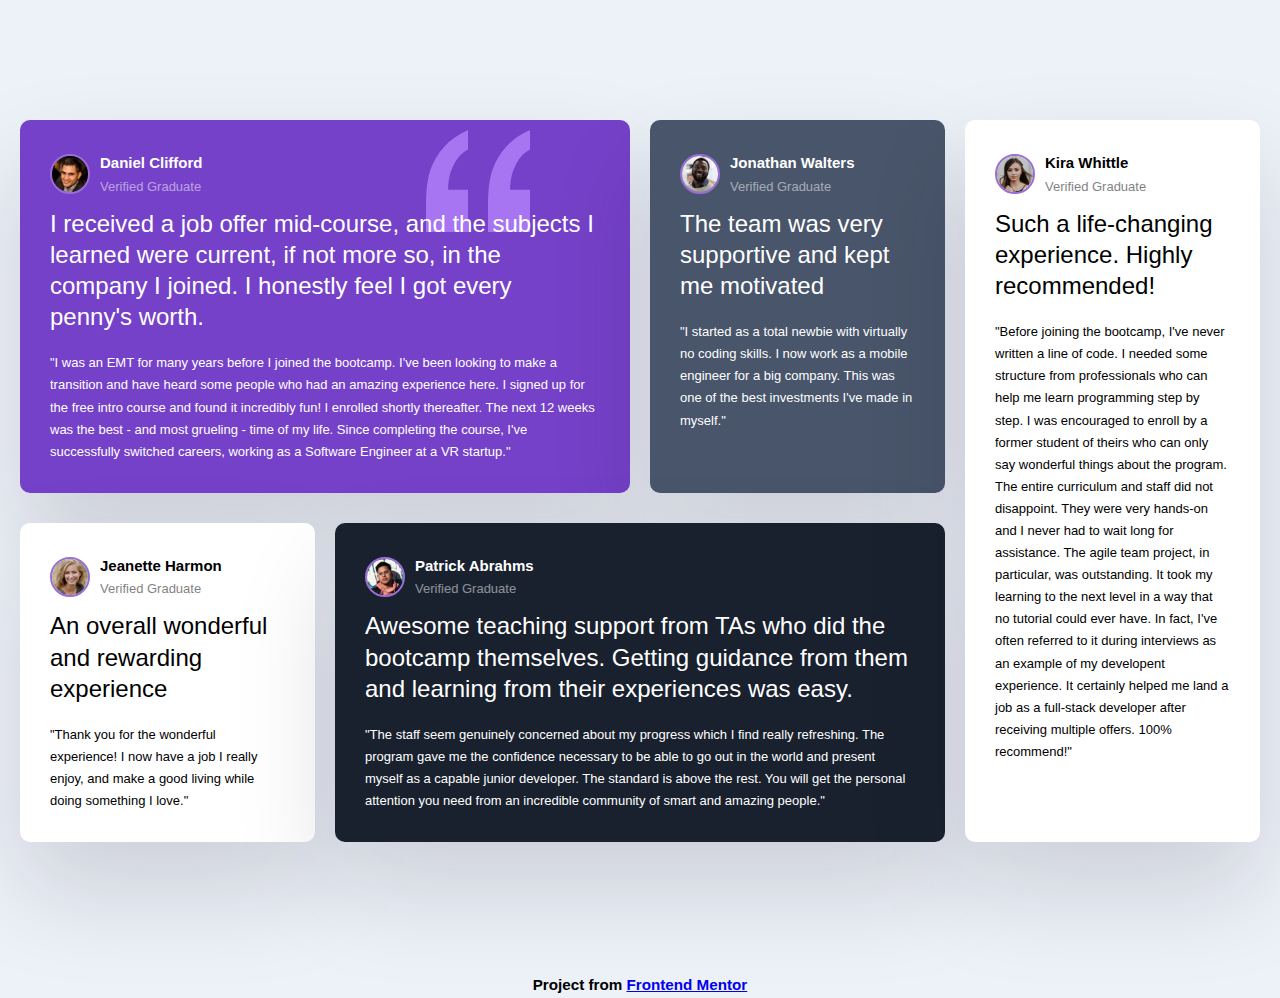
<file: index.html>
<!DOCTYPE html>
<html lang="en">
<head>
    <meta charset="UTF-8">
    <meta http-equiv="X-UA-Compatible" content="IE=edge">
    <meta name="viewport" content="width=device-width, initial-scale=1.0">
    <title>Document</title>
    <link rel="stylesheet" href="stylesP.css">
    <style>
        @import url('https://fonts.googleapis.com/css2?family=Barlow&display=swap');
    </style>
</head>
<body>
    <div class="testimonials">
      <div class="card card--bg-purple">
        <header class="card__header">
          <img src="images/image-daniel.jpg" class="card__img" alt="" />
          <div>
            <h3>Daniel Clifford</h3>
            <p>Verified Graduate</p>
          </div>
        </header>
        <p class="card__lead">
          I received a job offer mid-course, and the subjects I learned were
          current, if not more so, in the company I joined. I honestly feel I
          got every penny's worth.
        </p>
        <p class="card__quote">
          "I was an EMT for many years before I joined the bootcamp. I've been
          looking to make a transition and have heard some people who had an
          amazing experience here. I signed up for the free intro course and
          found it incredibly fun! I enrolled shortly thereafter. The next 12
          weeks was the best - and most grueling - time of my life. Since
          completing the course, I've successfully switched careers, working as
          a Software Engineer at a VR startup."
        </p>
      </div>

      <div class="card card--bg-gray-blue">
        <header class="card__header">
          <img src="images/image-jonathan.jpg" class="card__img" alt="" />
          <div>
            <h3>Jonathan Walters</h3>
            <p>Verified Graduate</p>
          </div>
        </header>
        <p class="card__lead">
          The team was very supportive and kept me motivated
        </p>
        <p class="card__quote">
          "I started as a total newbie with virtually no coding skills. I now
          work as a mobile engineer for a big company. This was one of the best
          investments I've made in myself."
        </p>
      </div>

      <div class="card">
        <header class="card__header">
          <img src="images/image-jeanette.jpg" class="card__img" alt="" />
          <div>
            <h3>Jeanette Harmon</h3>
            <p>Verified Graduate</p>
          </div>
        </header>
        <p class="card__lead">An overall wonderful and rewarding experience</p>
        <p class="card__quote">
          "Thank you for the wonderful experience! I now have a job I really
          enjoy, and make a good living while doing something I love."
        </p>
      </div>

      <div class="card card--bg-black-blue">
        <header class="card__header">
          <img src="images/image-patrick.jpg" class="card__img" alt="" />
          <div>
            <h3>Patrick Abrahms</h3>
            <p>Verified Graduate</p>
          </div>
        </header>
        <p class="card__lead">
          Awesome teaching support from TAs who did the bootcamp themselves.
          Getting guidance from them and learning from their experiences was
          easy.
        </p>
        <p class="card__quote">
          "The staff seem genuinely concerned about my progress which I find
          really refreshing. The program gave me the confidence necessary to be
          able to go out in the world and present myself as a capable junior
          developer. The standard is above the rest. You will get the personal
          attention you need from an incredible community of smart and amazing
          people."
        </p>
      </div>

      <div class="card">
        <header class="card__header">
          <img src="images/image-kira.jpg" class="card__img" alt="" />
          <div>
            <h3>Kira Whittle</h3>
            <p>Verified Graduate</p>
          </div>
        </header>
        <p class="card__lead">
          Such a life-changing experience. Highly recommended!
        </p>
        <p class="card__quote">
          "Before joining the bootcamp, I've never written a line of code. I
          needed some structure from professionals who can help me learn
          programming step by step. I was encouraged to enroll by a former
          student of theirs who can only say wonderful things about the program.
          The entire curriculum and staff did not disappoint. They were very
          hands-on and I never had to wait long for assistance. The agile team
          project, in particular, was outstanding. It took my learning to the
          next level in a way that no tutorial could ever have. In fact, I've
          often referred to it during interviews as an example of my developent
          experience. It certainly helped me land a job as a full-stack
          developer after receiving multiple offers. 100% recommend!"
        </p>
      </div>
    </div>

    <footer>
      <h3>
        Project from
        <a
          href="https://www.frontendmentor.io/challenges/testimonials-grid-section-Nnw6J7Un7"
          >Frontend Mentor</a
        >
      </h3>
    </footer>
  </body>
</html>
</file>
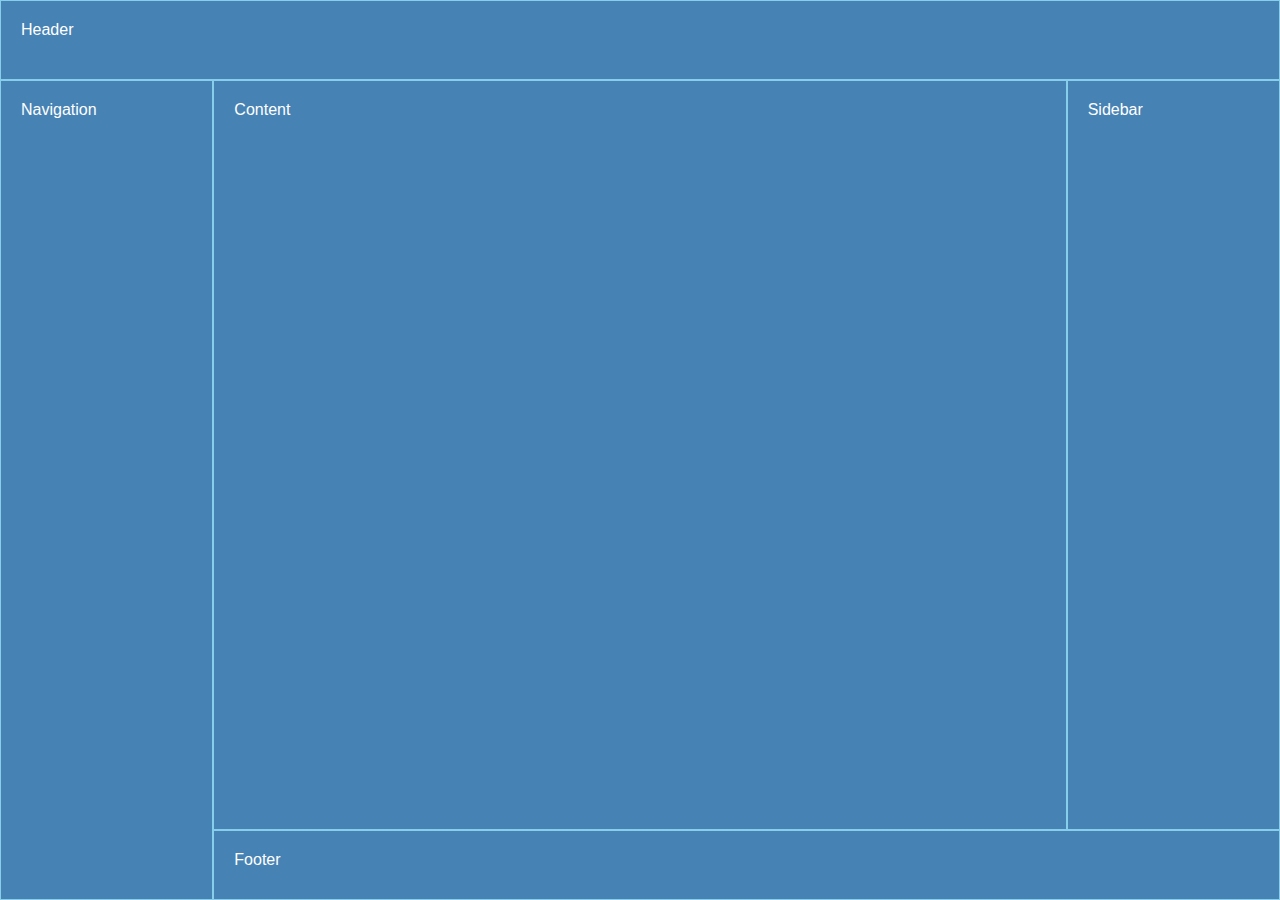
<file: grid.html>
<!DOCTYPE html>
<html lang="en">
<head>
    <meta charset="UTF-8">
    <meta http-equiv="X-UA-Compatible" content="IE=edge">
    <meta name="viewport" content="width=device-width, initial-scale=1.0">
    <link rel="stylesheet" href="gridstyles.css">
    <title>Document</title>
</head>
<body>
    <header>Header</header>
    <main>Content</main>
    <nav>Navigation</nav>
    <aside>Sidebar</aside>
    <footer>Footer</footer>
</body>
</html>
</file>
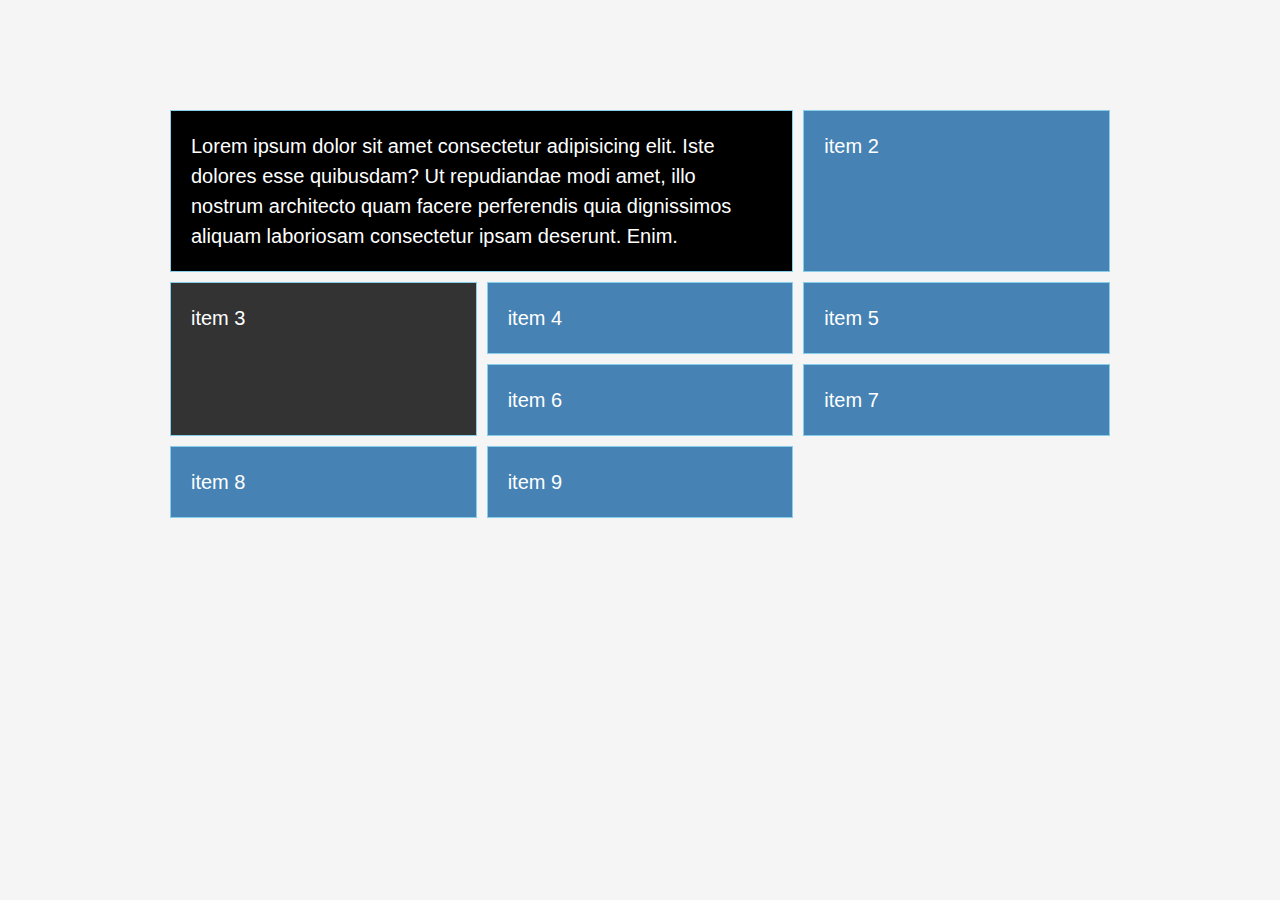
<file: index1.html>
<!DOCTYPE html>
<html lang="en">
<head>
    <meta charset="UTF-8">
    <meta http-equiv="X-UA-Compatible" content="IE=edge">
    <meta name="viewport" content="width=device-width, initial-scale=1.0">
    <title>css grid</title>
    <link rel="stylesheet" href="styles.css">
</head>
<body>
    <div class="container">
        <div class="item">Lorem ipsum dolor sit amet consectetur adipisicing elit. 
            Iste dolores esse quibusdam? Ut repudiandae modi amet, illo nostrum architecto quam facere
             perferendis quia dignissimos aliquam laboriosam consectetur ipsam deserunt. Enim.</div>
        <div class="item">item 2</div>
        <div class="item">item 3</div>
        <div class="item">item 4</div>
        <div class="item">item 5</div>
        <div class="item">item 6</div>
        <div class="item">item 7</div>
        <div class="item">item 8</div>
        <div class="item">item 9</div>
    </div>
    
</body>
</html>
</file>
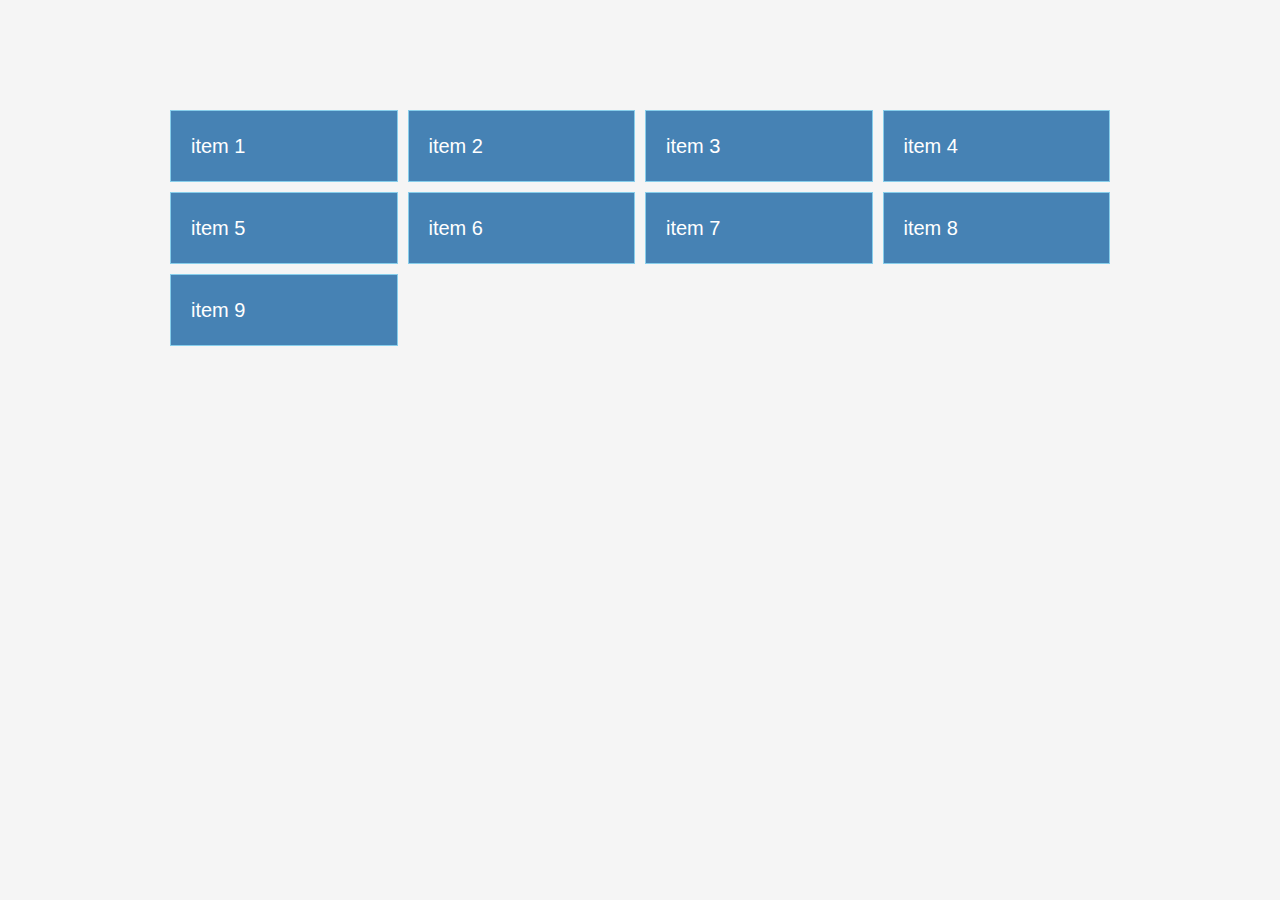
<file: index2media.html>
<!DOCTYPE html>
<html lang="en">
<head>
    <meta charset="UTF-8">
    <meta http-equiv="X-UA-Compatible" content="IE=edge">
    <meta name="viewport" content="width=device-width, initial-scale=1.0">
    <title>css grid</title>
    <link rel="stylesheet" href="styles2.css">
</head>
<body>
    <div class="container">
        <div class="item">item 1</div>
        <div class="item">item 2</div>
        <div class="item">item 3</div>
        <div class="item">item 4</div>
        <div class="item">item 5</div>
        <div class="item">item 6</div>
        <div class="item">item 7</div>
        <div class="item">item 8</div>
        <div class="item">item 9</div>
    </div>
    
</body>
</html>
</file>
<file: stylesP.css>
*{
    box-sizing: border-box;
    padding: 0;
    margin: 0;
}

body{
    background-color: #edf2f8;
    font-family: 'Barlow Semi Condensed', sans-serif;
    line-height: 1.7;
    font-size: 13px;
}

.testimonials{
    max-width: 1440px;
    margin: 100px auto;
    padding: 20px;
    display: grid;
    grid-template-columns: repeat(4,1fr);
    gap: 20px;
}
.card{
    background: #fff;
    border-radius: 10px;
    padding: 30px;
    box-shadow: rgba(17, 12, 46, 0.15) 0px 48px 100px 0px ;
    margin-bottom: 10px;
}

.card__header{
    display: flex;
    align-items: center;
    margin-bottom: 10px;
}

.card__header h3{
    font-size: 15px;
}

.card__header p{
    opacity: 50%;
}

.card__img{
    width: 40px;
    height: 40px;
    border-radius: 50%;
    border: 2px solid #996ed9;
    margin-right: 10px;
}

.card__lead{
    font-size: 1.5rem;
    font-weight: 500;
    line-height:1.3;
    margin-bottom: 20px;
}
.card__qoute{
    font-size: 15px;
    font-weight: 500;
    line-height:1.4;
    opacity: 70%;
}

.card--bg-purple{
    background: hsl(263, 55%, 52%);
    color: #fff;
    background-image: url('/images/bg-pattern-quotation.svg');
    background-repeat: no-repeat ;
    background-position: top 10px right 100px;
}

.card--bg-gray-blue{
    background-color: hsl(217, 19%, 35%);
    color: #fff;
}

.card--bg-black-blue{
    background: hsl(219, 29%, 14%);
    color: #fff;
}

.card:nth-of-type(1){
    grid-column: 1/3;
}
.card:nth-of-type(4){
    grid-row:2/3; /* or grid-row:2 */
    grid-column: 2/4;
}
.card:nth-of-type(3){
    grid-column: 1/2;
}
.card:nth-of-type(5){
    grid-column: 4/5; /*or 4*/
    grid-row: 1/3;
}

footer{
    text-align: center;
}
@media(max-width:760px){
    .testimonials{
        grid-template-columns: 1fr;
    }
    .card:nth-of-type(1){
        grid-column: 1;
    }
    .card:nth-of-type(4){
        grid-row:4; /* or grid-row:2 */
        grid-column: 1;
    }
    .card:nth-of-type(3){
        grid-column: 1;
    }
    .card:nth-of-type(5){
        grid-column: 1; /*or 4*/
        grid-row: 5;
    }
}
</file>
<file: gridstyles.css>
*{
    box-sizing: border-box;
    padding: 0;
    margin: 0;
}

body{
    font-family: 'Open-sans', sans-serif;
    font-size: 16px;
    height: 100vh;
    display: grid;
    grid-template-areas: 
    'muri muri muri'
    'fanta content sidebar'
    'fanta kasa kasa';
    grid-template-columns: 1fr 4fr 1fr; 
    grid-template-rows: 80px 1fr 70px;
}

header,footer,main,aside,nav{
    background-color: steelblue;
    color: #fff;
    padding: 20px;
    border: skyblue 1px solid;
    
}

header{
    grid-area: muri;
}
nav{
    grid-area: fanta;
}
main{
    grid-area: content ;
}
aside{
    grid-area: sidebar;
}
footer{
    grid-area:kasa;
}
</file>
<file: styles.css>
*{
    box-sizing: border-box;
    padding: 0;
    margin: 0;
}

body{
    font-family: 'Open Sans', sans-serif;
    font-size: 16px;
    line-height: 1.5;
    color: #333;
    background-color:#f5f5f5 ;
}

.container {
    max-width: 960px;
    margin: 100px auto;
    padding: 10px;
    display: grid;
    /* grid-template-columns: 1fr 1fr 1fr; */
    /* grid-template-columns: 100px  100px 300px; or %*/
    grid-template-columns: repeat(3, 1fr);
    /* column-gap: 10px;
    row-gap: 10px; */
    gap: 10px;
    /* grid-auto-rows: minmax(200px, auto); */
    /* grid-template-rows: repeat(3, 1fr); */
    /* align-items: end; */
    /* align-items: start;
    align-items: center; */
    /* justify-content: center;  */

    
}
.item{
    background-color: steelblue;
    color: #fff;
    font-size: 20px;
    padding: 20px;
    border: skyblue 1px solid;
    /* align-self: end; */

}
.item:nth-of-type(1){
    background-color: #000;
    /* grid-column-start: 1;
    grid-column-end: 3; */
    grid-column: 1/3;
    /* grid-column: 1/ span 2; */
}
.item:nth-of-type(3){
    background-color: #333;
    grid-row: 2/4;
}

@media(max-width: 500px){
    .container{
        grid-template-columns: 1fr;
    }
}
</file>
<file: styles2.css>
*{
    box-sizing: border-box;
    padding: 0;
    margin: 0;
}

body{
    font-family: 'Open Sans', sans-serif;
    font-size: 16px;
    line-height: 1.5;
    color: #333;
    background-color:#f5f5f5 ;
}

.container {
    max-width: 960px;
    margin: 100px auto;
    padding: 10px;
    display: grid;
    /* grid-template-columns: 1fr 1fr 1fr; */
    /* grid-template-columns: 100px  100px 300px; or %*/
    grid-template-columns: repeat(auto-fill, minmax(200px, 1fr));
    /* column-gap: 10px;
    row-gap: 10px; */
    gap: 10px;
    /* grid-auto-rows: minmax(200px, auto); */
    /* grid-template-rows: repeat(3, 1fr); */
    /* align-items: end; */
    /* align-items: start;
    align-items: center; */
    /* justify-content: center;  */

    
}
.item{
    background-color: steelblue;
    color: #fff;
    font-size: 20px;
    padding: 20px;
    border: skyblue 1px solid;
    /* align-self: end; */
}


@media(max-width: 500px){
    .container{
        grid-template-columns: 1fr;
    }
}
</file>
